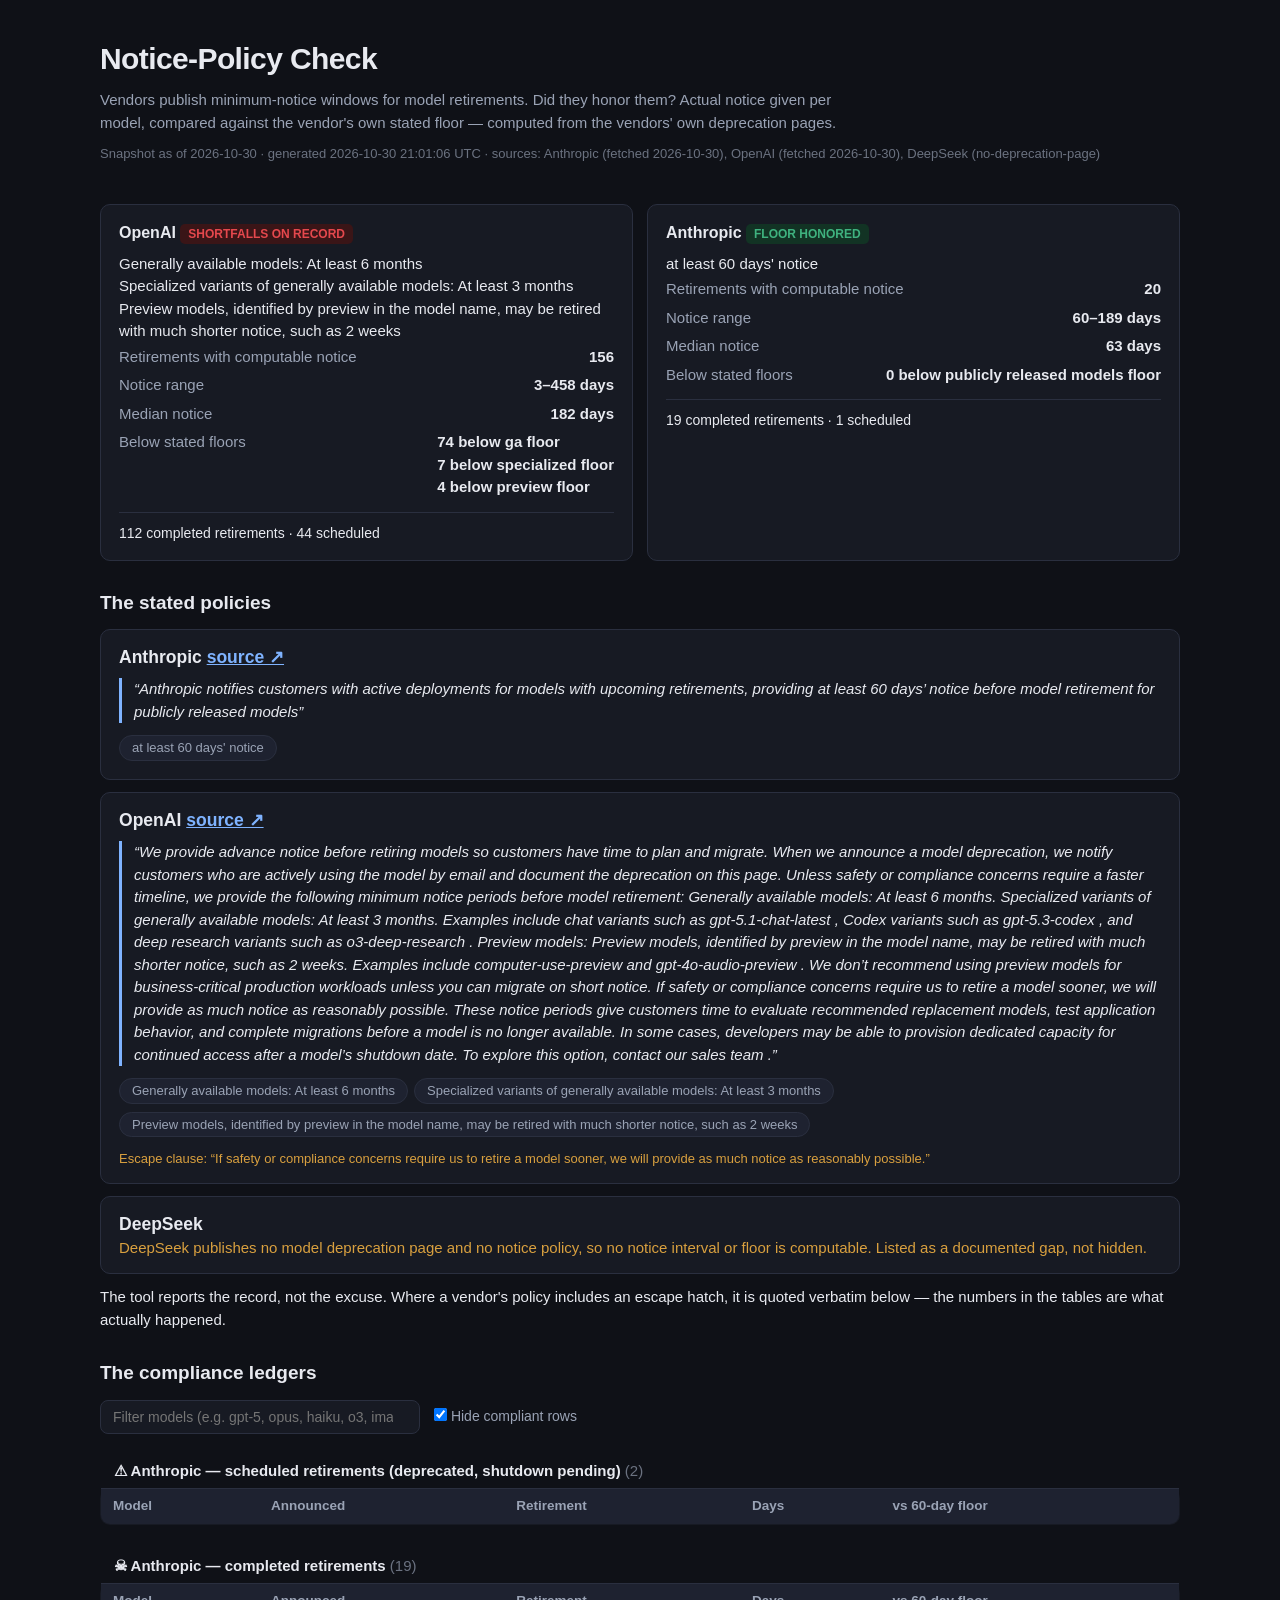
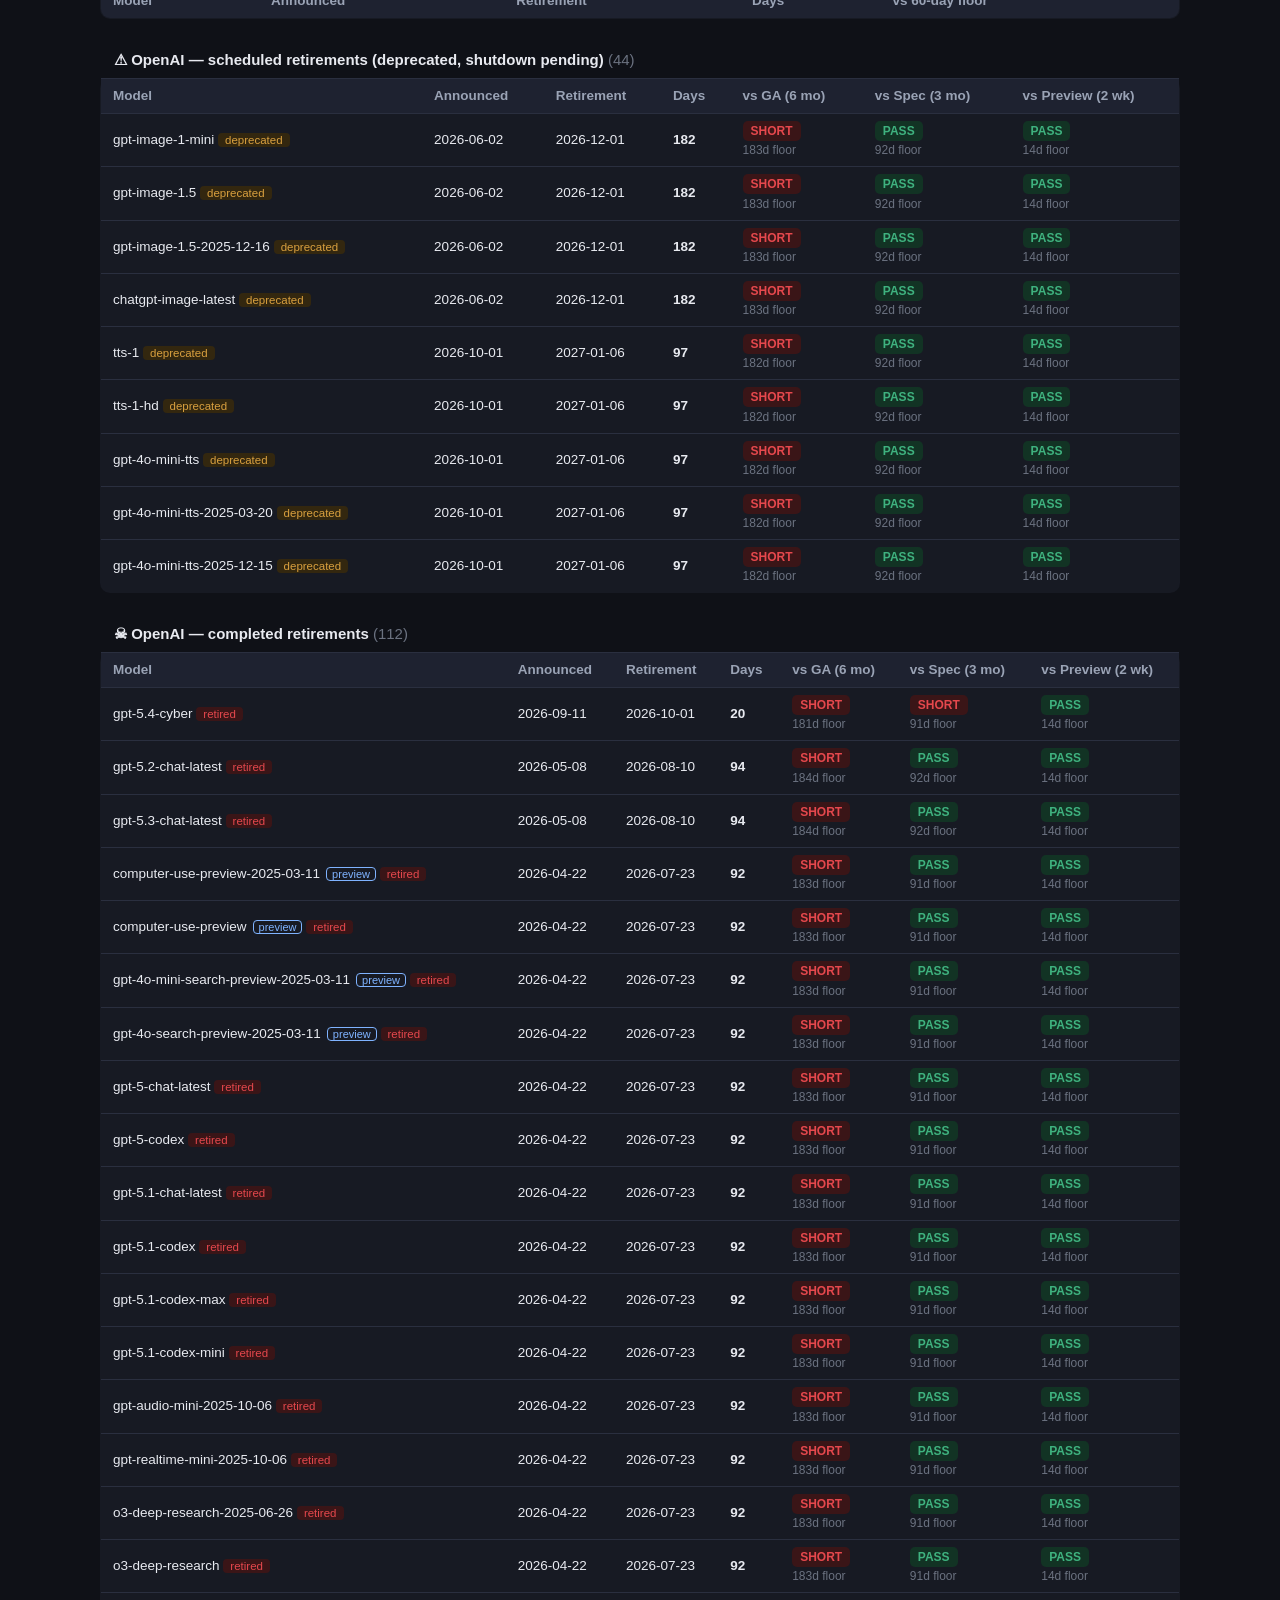
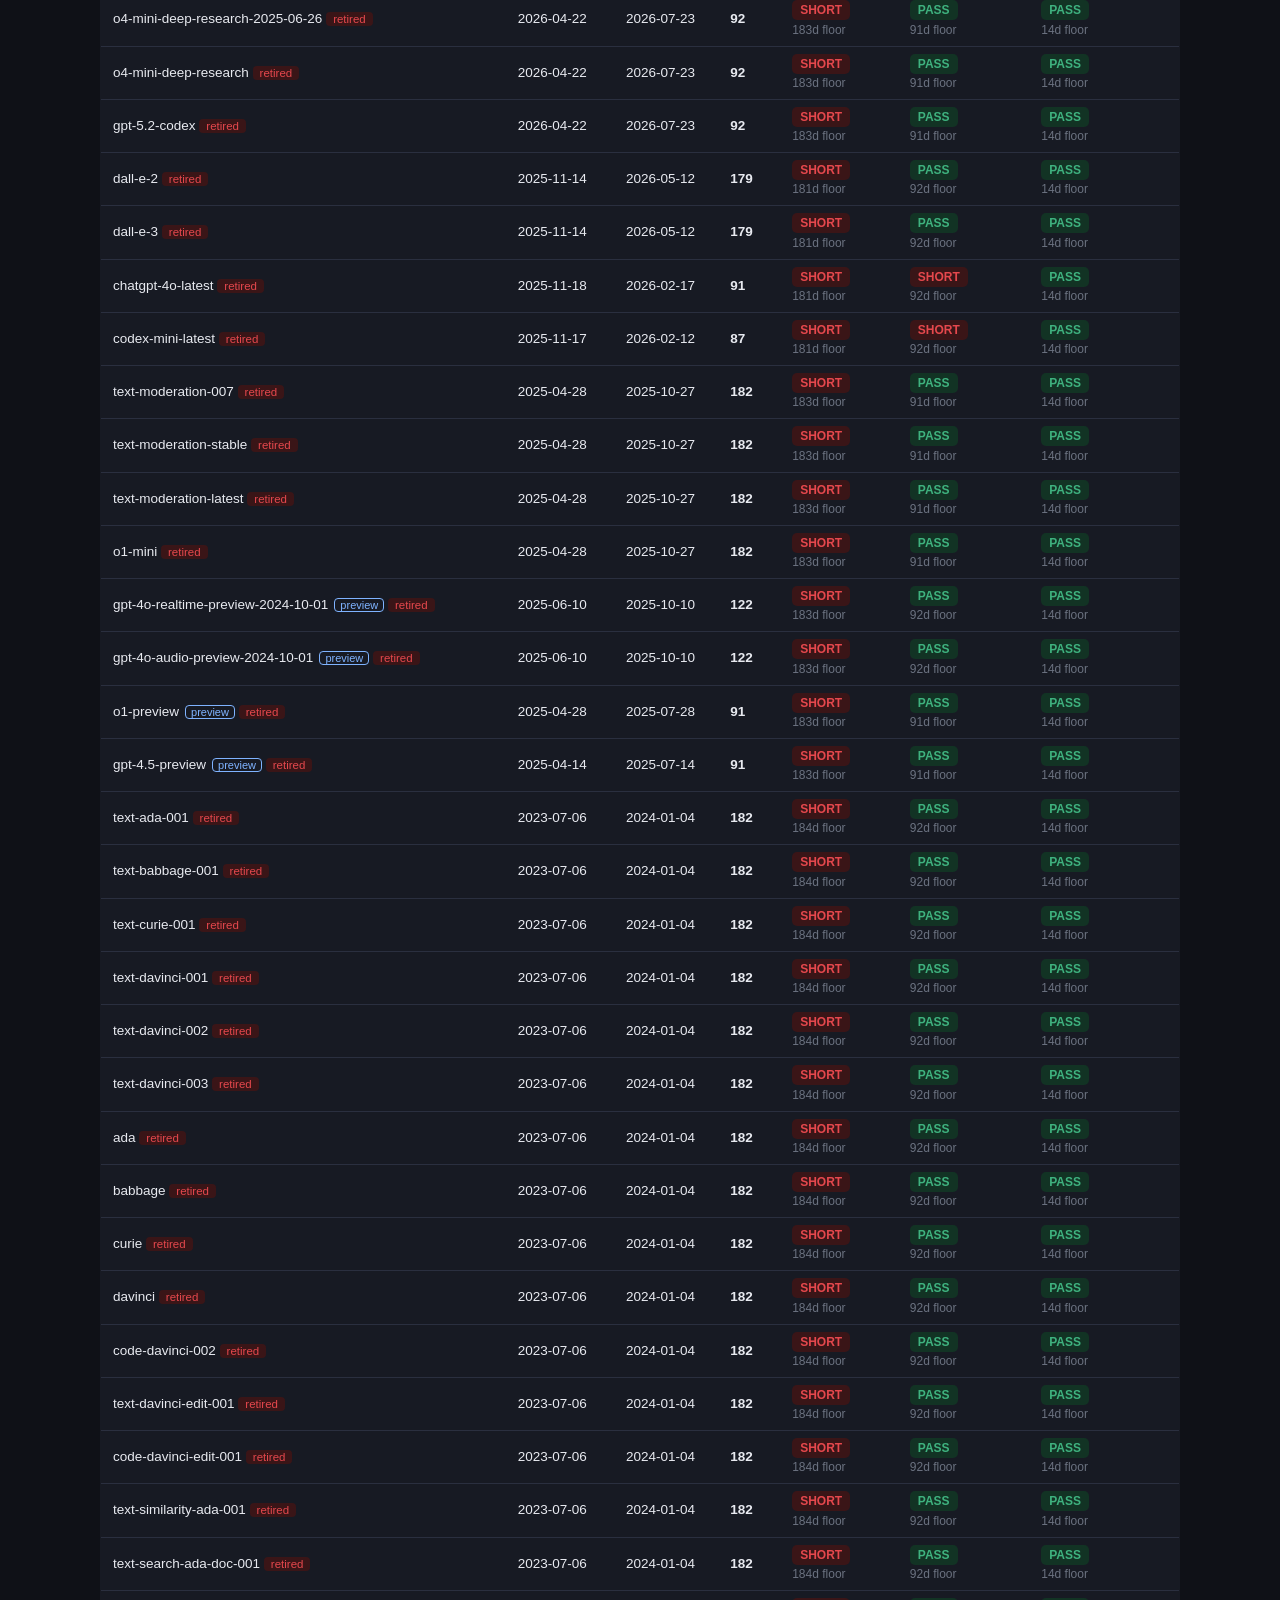
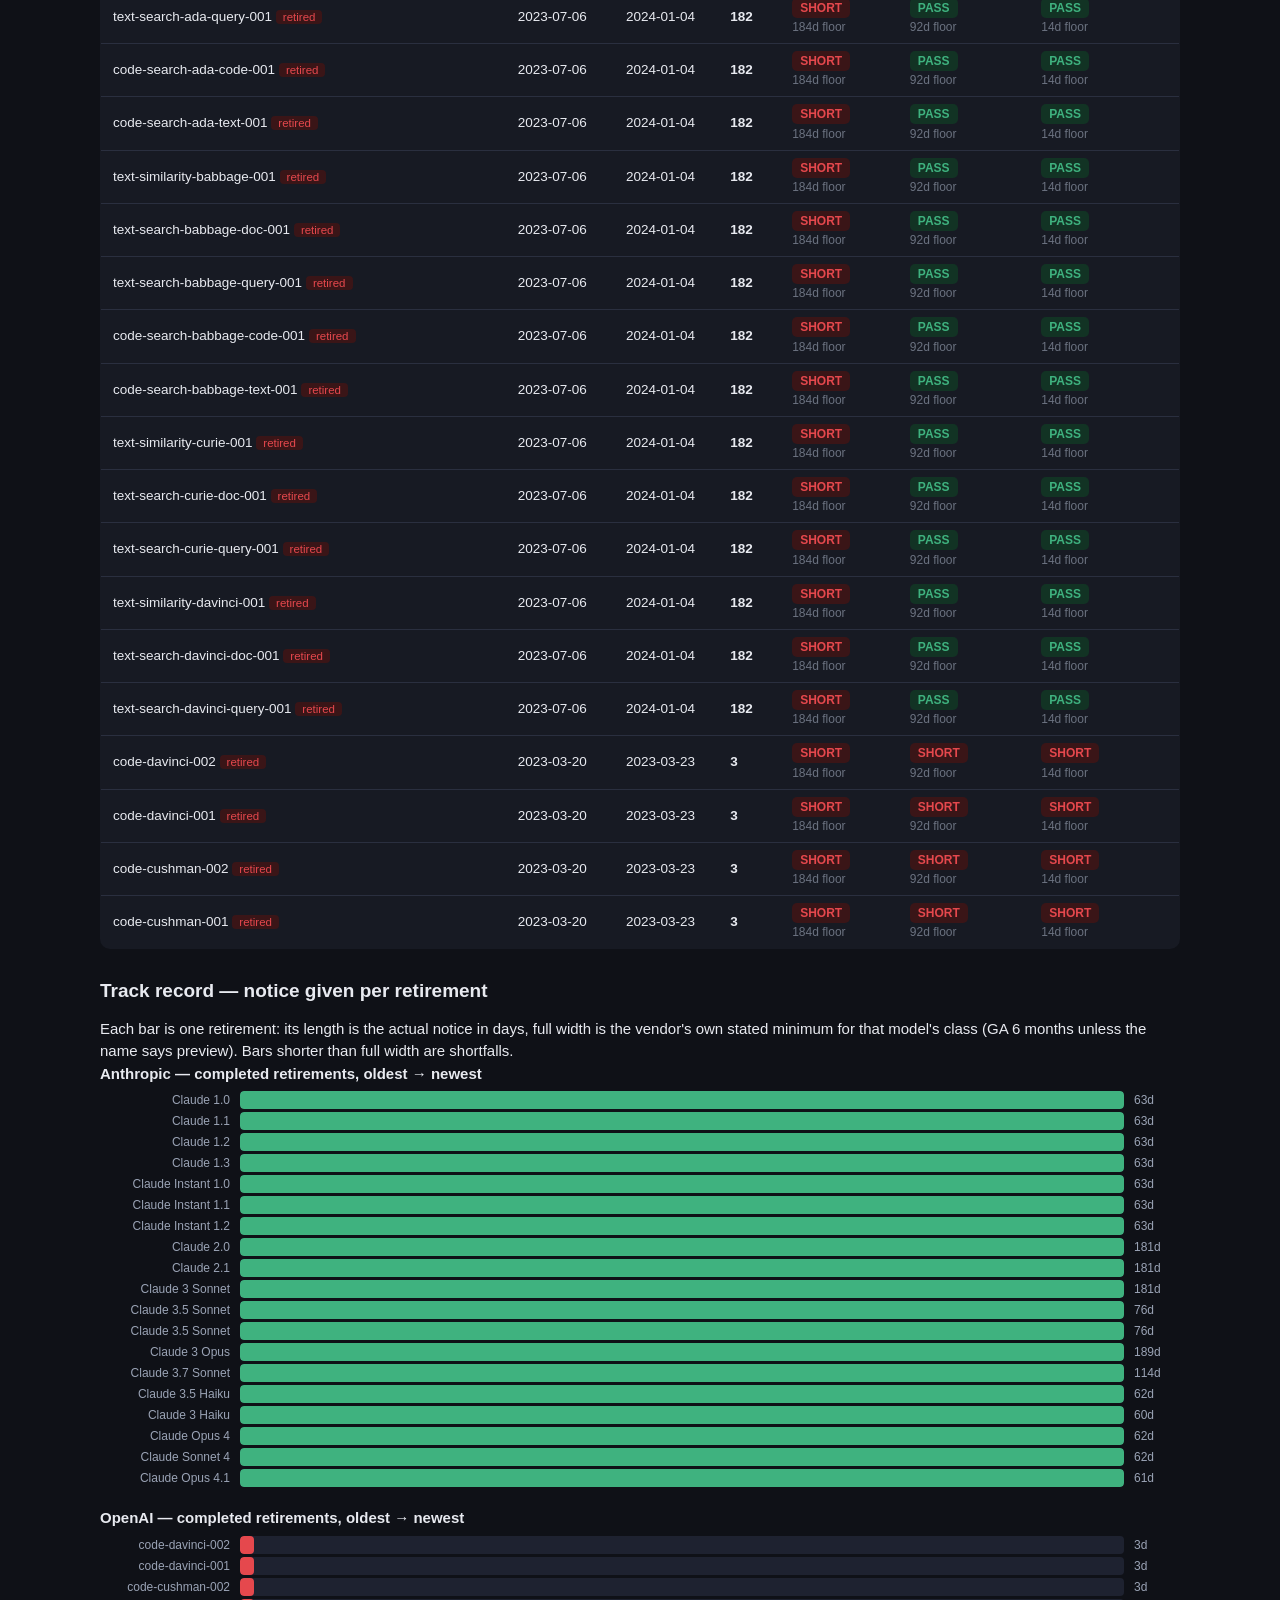
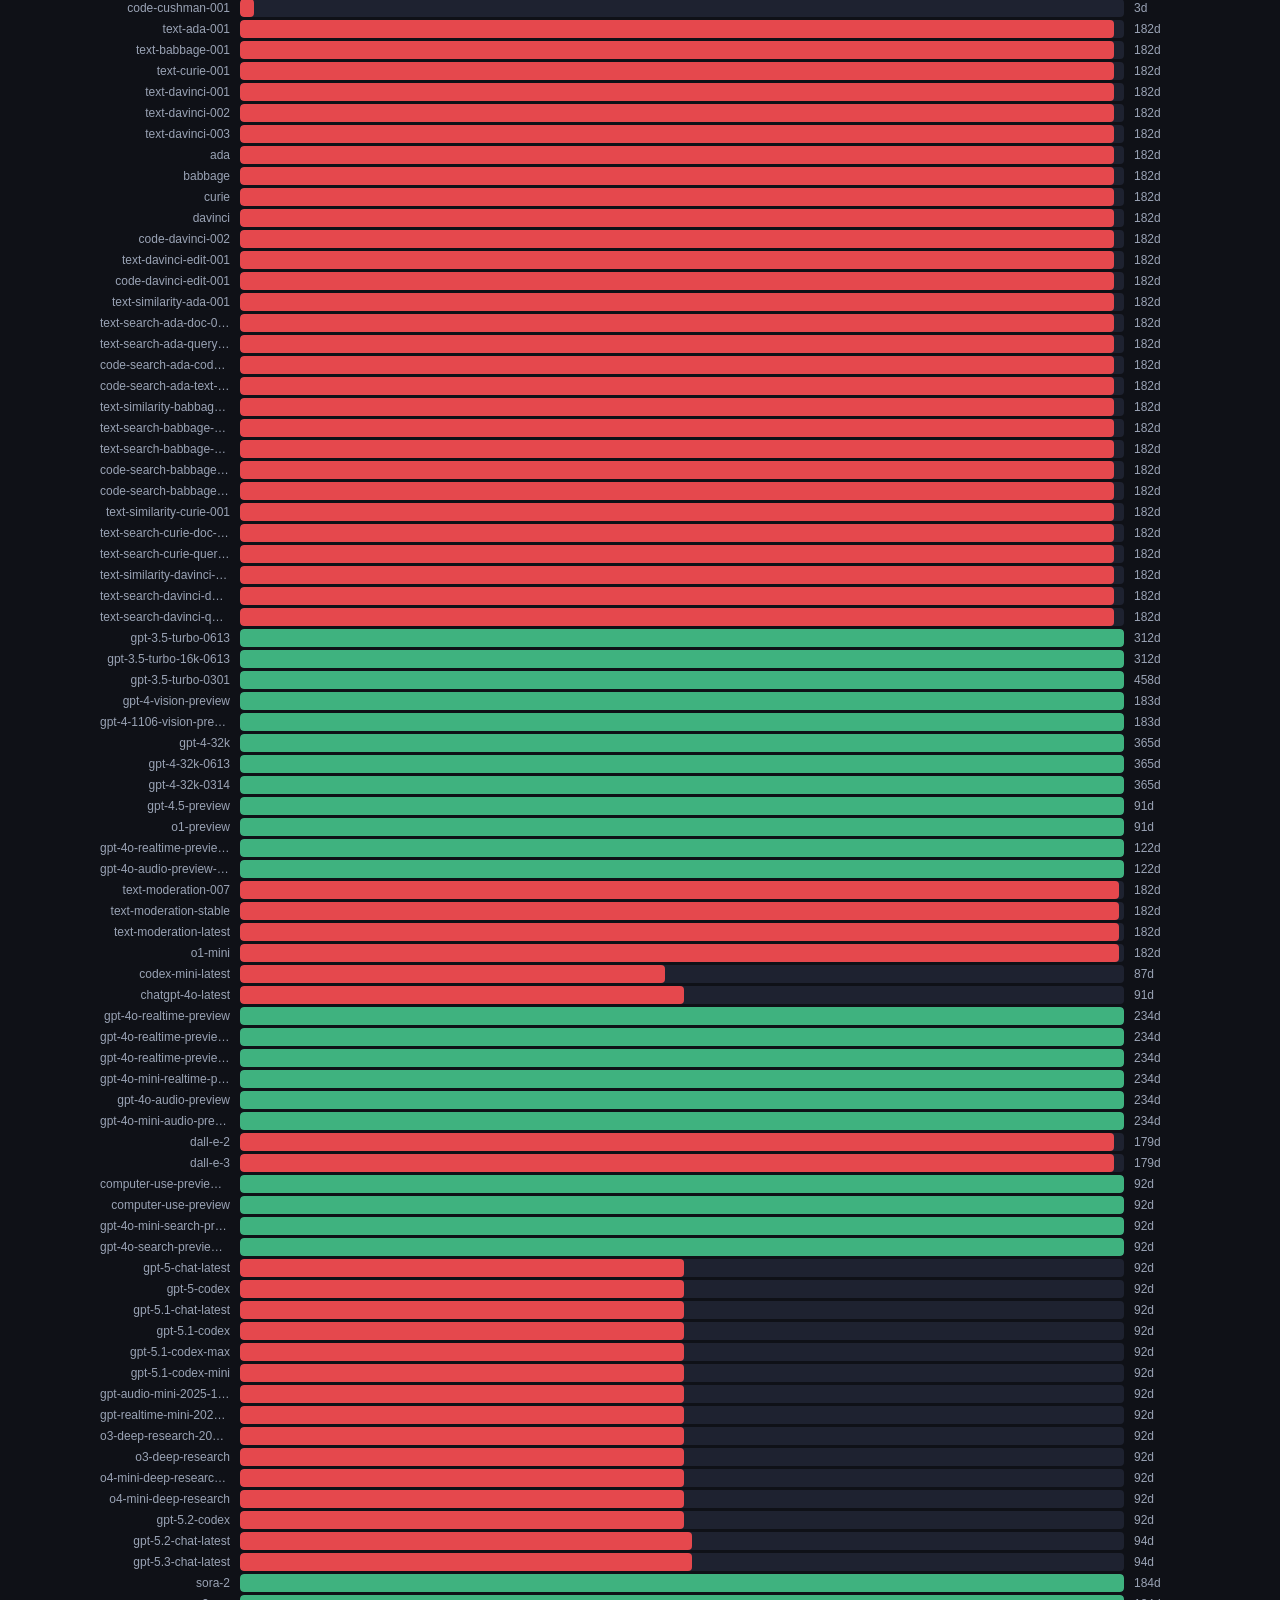
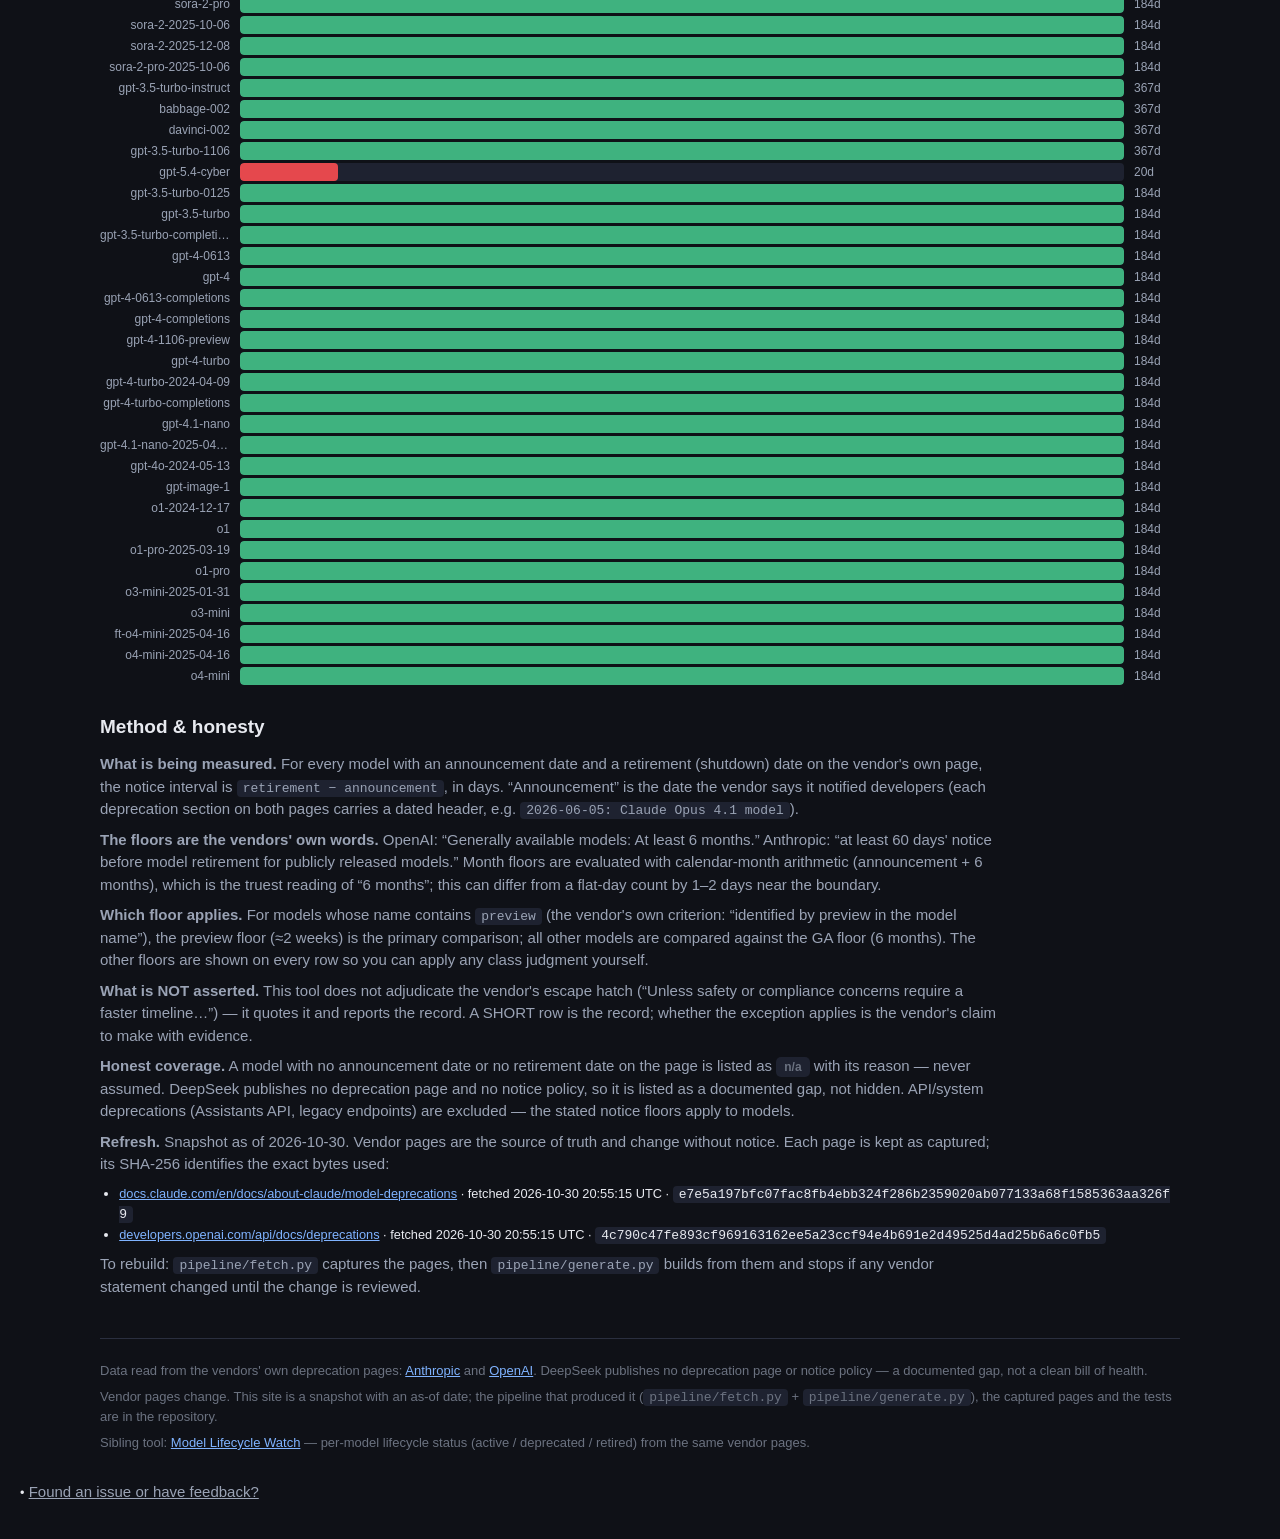
<file: index.html>
<!DOCTYPE html>
<html lang="en">
<head>
<meta charset="UTF-8">
<meta name="viewport" content="width=device-width, initial-scale=1.0">
<title>Notice-Policy Check — Did the AI Vendor Honor Its Own Retirement Notice Window?</title>
<meta name="description" content="Model vendors publish minimum-notice policies for retirements — OpenAI says 6 months for generally available models, Anthropic says 60 days. This tool computes the actual notice each model got and flags every shortfall, straight from the vendors' own deprecation pages.">
<link rel="stylesheet" href="style.css">
</head>
<body>
<header>
  <h1>Notice-Policy Check</h1>
  <p class="subtitle">Vendors publish minimum-notice windows for model retirements. Did they honor them? Actual notice given per model, compared against the vendor's own stated floor — computed from the vendors' own deprecation pages.</p>
  <div id="asof"></div>
</header>

<main>
  <section id="summary" class="summary"></section>

  <section class="policy-block">
    <h2>The stated policies</h2>
    <div id="policies"></div>
    <p class="note">The tool reports the record, not the excuse. Where a vendor's policy includes an escape hatch, it is quoted verbatim below — the numbers in the tables are what actually happened.</p>
  </section>

  <section class="tables-block">
    <h2>The compliance ledgers</h2>
    <div class="controls">
      <input type="search" id="search" placeholder="Filter models (e.g. gpt-5, opus, haiku, o3, image)…" autocomplete="off">
      <label class="chk"><input type="checkbox" id="hidePass" checked> Hide compliant rows</label>
    </div>
    <div id="tables"></div>
  </section>

  <section class="track-block">
    <h2>Track record — notice given per retirement</h2>
    <p class="note">Each bar is one retirement: its length is the actual notice in days, full width is the vendor's own stated minimum for that model's class (GA 6 months unless the name says preview). Bars shorter than full width are shortfalls.</p>
    <div id="tracks"></div>
  </section>

  <section class="method-block">
    <h2>Method &amp; honesty</h2>
    <div id="method"></div>
  </section>
</main>

<footer>
  <p>Data read from the vendors' own deprecation pages: <a href="https://docs.claude.com/en/docs/about-claude/model-deprecations" target="_blank" rel="noopener">Anthropic</a> and <a href="https://developers.openai.com/api/docs/deprecations" target="_blank" rel="noopener">OpenAI</a>. DeepSeek publishes no deprecation page or notice policy — a documented gap, not a clean bill of health.</p>
  <p>Vendor pages change. This site is a snapshot with an as-of date; the pipeline that produced it (<code>pipeline/fetch.py</code> + <code>pipeline/generate.py</code>), the captured pages and the tests are in the repository.</p>
  <p>Sibling tool: <a href="https://greattombproductions.github.io/model-lifecycle/" target="_blank" rel="noopener">Model Lifecycle Watch</a> — per-model lifecycle status (active / deprecated / retired) from the same vendor pages.</p>
</footer>

<script src="app.js"></script>
<br><span style="font-size:0.85em">&#8226;</span> <a href="https://github.com/GreatTombProductions/quest-board/issues/new?title=notice-policy%3A%20%5Bbrief%20description%5D&labels=feedback%2Cnotice-policy" target="_blank" rel="noopener" style="color:var(--text2)">Found an issue or have feedback?</a>
</body>
</html>
</file>
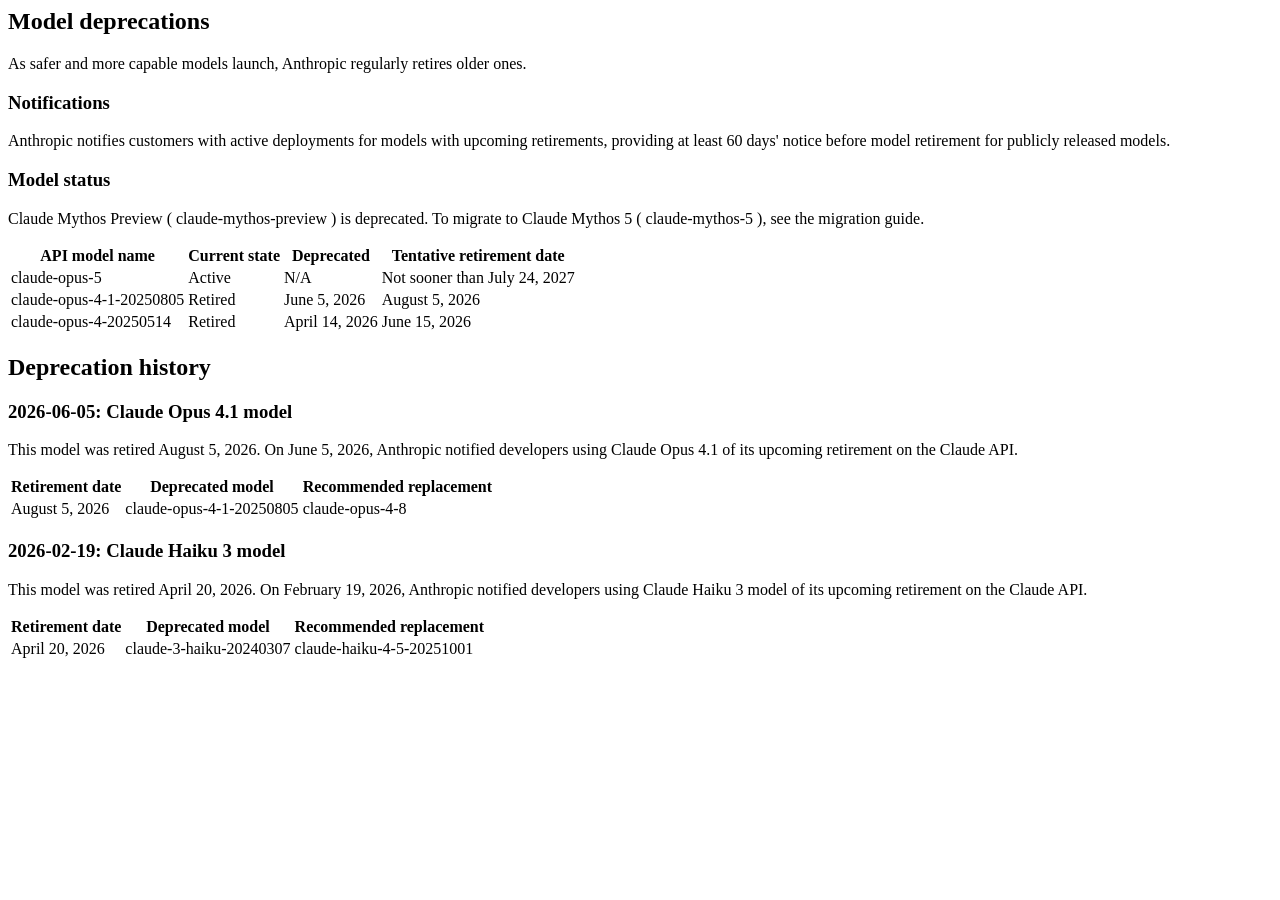
<file: tests/fixtures/anthropic-fixture.html>
<!-- Hand-crafted fixture replicating the Anthropic model-deprecations page structure
     (lifecycle table + deprecation history sections + notifications prose). -->
<html><body>
<h2>Model deprecations</h2>
<p>As safer and more capable models launch, Anthropic regularly retires older ones.</p>
<h3>Notifications</h3>
<p>Anthropic notifies customers with active deployments for models with upcoming retirements, providing at least 60 days' notice before model retirement for publicly released models.</p>
<h3>Model status</h3>
<p>Claude Mythos Preview ( claude-mythos-preview ) is deprecated. To migrate to Claude Mythos 5 ( claude-mythos-5 ), see the migration guide.</p>
<table>
<tr><th>API model name</th><th>Current state</th><th>Deprecated</th><th>Tentative retirement date</th></tr>
<tr><td>claude-opus-5</td><td>Active</td><td>N/A</td><td>Not sooner than July 24, 2027</td></tr>
<tr><td>claude-opus-4-1-20250805</td><td>Retired</td><td>June 5, 2026</td><td>August 5, 2026</td></tr>
<tr><td>claude-opus-4-20250514</td><td>Retired</td><td>April 14, 2026</td><td>June 15, 2026</td></tr>
</table>
<h2>Deprecation history</h2>
<h3><div class="group relative pt-6 pb-2" id="2026-06-05-claude-opus-4-1-model"><span>2026-06-05: Claude Opus 4.1 model</span></div></h3>
<p>This model was retired August 5, 2026. On June 5, 2026, Anthropic notified developers using Claude Opus 4.1 of its upcoming retirement on the Claude API.</p>
<table><tr><th>Retirement date</th><th>Deprecated model</th><th>Recommended replacement</th></tr>
<tr><td>August 5, 2026</td><td>claude-opus-4-1-20250805</td><td>claude-opus-4-8</td></tr></table>
<h3><div class="group relative pt-6 pb-2" id="2026-02-19-claude-haiku-3-model"><span>2026-02-19: Claude Haiku 3 model</span></div></h3>
<p>This model was retired April 20, 2026. On February 19, 2026, Anthropic notified developers using Claude Haiku 3 model of its upcoming retirement on the Claude API.</p>
<table><tr><th>Retirement date</th><th>Deprecated model</th><th>Recommended replacement</th></tr>
<tr><td>April 20, 2026</td><td>claude-3-haiku-20240307</td><td>claude-haiku-4-5-20251001</td></tr></table>
</body></html>
</file>
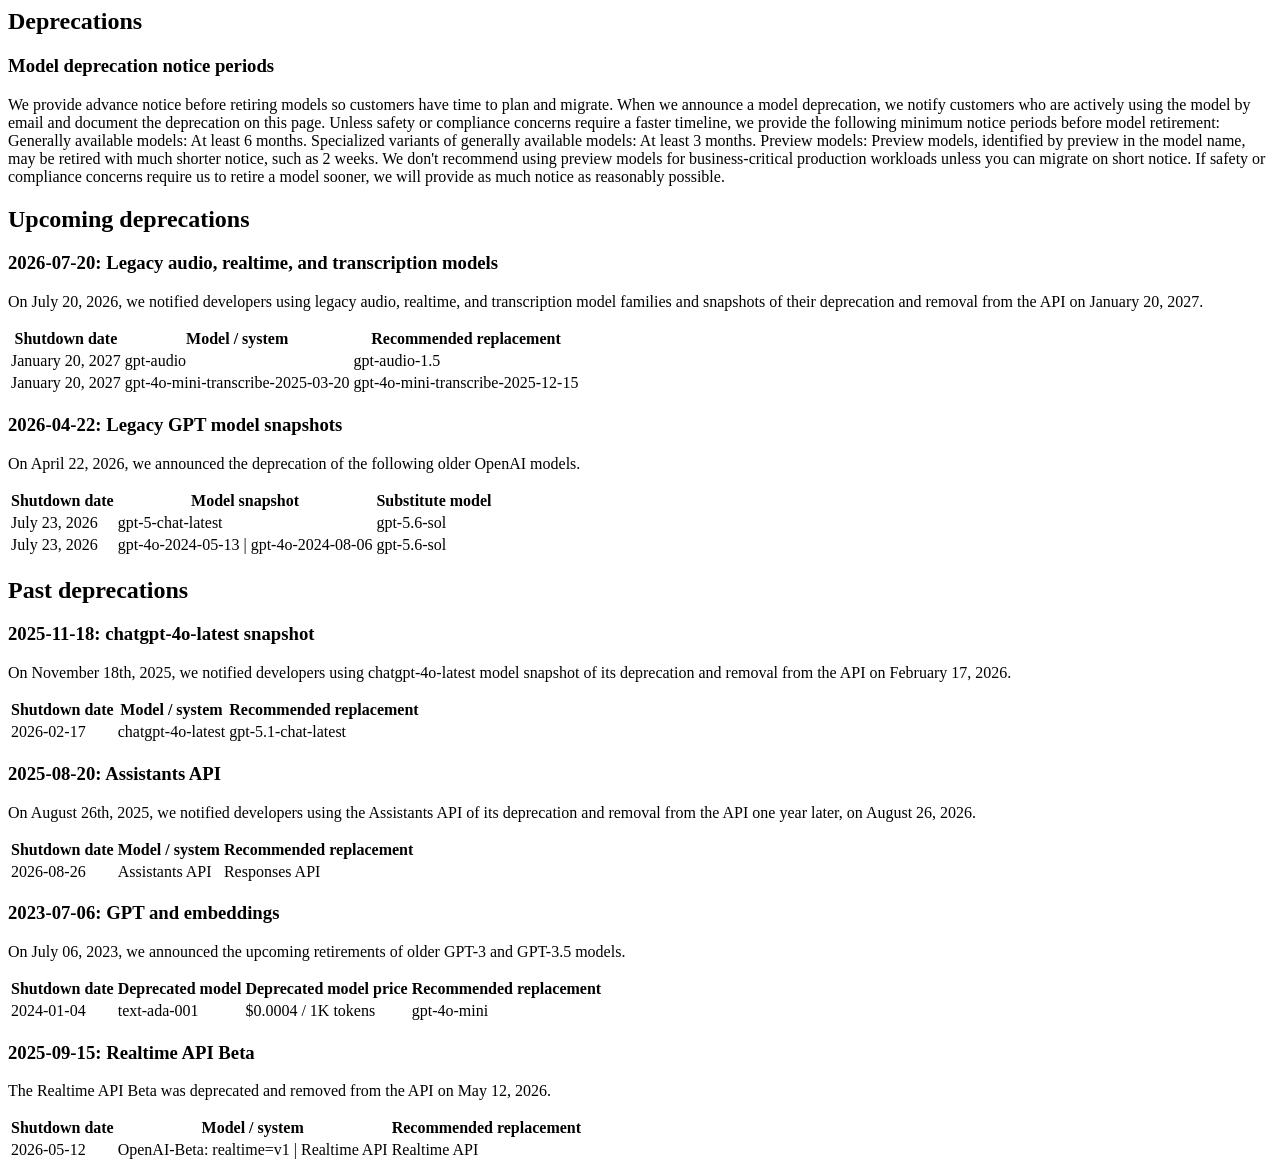
<file: tests/fixtures/openai-fixture.html>
<!-- Hand-crafted fixture replicating the OpenAI deprecations page structure:
     notice-period prose, upcoming sections with US-form dates, past sections
     with ISO-form dates, a Substitute-model table, and system rows. -->
<html><body>
<h2>Deprecations</h2>
<h3>Model deprecation notice periods</h3>
<p>We provide advance notice before retiring models so customers have time to plan and migrate. When we announce a model deprecation, we notify customers who are actively using the model by email and document the deprecation on this page. Unless safety or compliance concerns require a faster timeline, we provide the following minimum notice periods before model retirement: Generally available models: At least 6 months. Specialized variants of generally available models: At least 3 months. Preview models: Preview models, identified by preview in the model name, may be retired with much shorter notice, such as 2 weeks. We don't recommend using preview models for business-critical production workloads unless you can migrate on short notice. If safety or compliance concerns require us to retire a model sooner, we will provide as much notice as reasonably possible.</p>
<h2>Upcoming deprecations</h2>
<h3>2026-07-20: Legacy audio, realtime, and transcription models</h3>
<p>On July 20, 2026, we notified developers using legacy audio, realtime, and transcription model families and snapshots of their deprecation and removal from the API on January 20, 2027.</p>
<table><tr><th>Shutdown date</th><th>Model / system</th><th>Recommended replacement</th></tr>
<tr><td>January 20, 2027</td><td>gpt-audio</td><td>gpt-audio-1.5</td></tr>
<tr><td>January 20, 2027</td><td>gpt-4o-mini-transcribe-2025-03-20</td><td>gpt-4o-mini-transcribe-2025-12-15</td></tr>
</table>
<h3>2026-04-22: Legacy GPT model snapshots</h3>
<p>On April 22, 2026, we announced the deprecation of the following older OpenAI models.</p>
<table><tr><th>Shutdown date</th><th>Model snapshot</th><th>Substitute model</th></tr>
<tr><td>July 23, 2026</td><td>gpt-5-chat-latest</td><td>gpt-5.6-sol</td></tr>
<tr><td>July 23, 2026</td><td>gpt-4o-2024-05-13 | gpt-4o-2024-08-06</td><td>gpt-5.6-sol</td></tr>
</table>
<h2>Past deprecations</h2>
<h3>2025-11-18: chatgpt-4o-latest snapshot</h3>
<p>On November 18th, 2025, we notified developers using chatgpt-4o-latest model snapshot of its deprecation and removal from the API on February 17, 2026.</p>
<table><tr><th>Shutdown date</th><th>Model / system</th><th>Recommended replacement</th></tr>
<tr><td>2026-02-17</td><td>chatgpt-4o-latest</td><td>gpt-5.1-chat-latest</td></tr>
</table>
<h3>2025-08-20: Assistants API</h3>
<p>On August 26th, 2025, we notified developers using the Assistants API of its deprecation and removal from the API one year later, on August 26, 2026.</p>
<table><tr><th>Shutdown date</th><th>Model / system</th><th>Recommended replacement</th></tr>
<tr><td>2026-08-26</td><td>Assistants API</td><td>Responses API</td></tr>
</table>
<h3>2023-07-06: GPT and embeddings</h3>
<p>On July 06, 2023, we announced the upcoming retirements of older GPT-3 and GPT-3.5 models.</p>
<table><tr><th>Shutdown date</th><th>Deprecated model</th><th>Deprecated model price</th><th>Recommended replacement</th></tr>
<tr><td>2024-01-04</td><td>text-ada-001</td><td>$0.0004 / 1K tokens</td><td>gpt-4o-mini</td></tr>
</table>
<h3>2025-09-15: Realtime API Beta</h3>
<p>The Realtime API Beta was deprecated and removed from the API on May 12, 2026.</p>
<table><tr><th>Shutdown date</th><th>Model / system</th><th>Recommended replacement</th></tr>
<tr><td>2026-05-12</td><td>OpenAI-Beta: realtime=v1 | Realtime API</td><td>Realtime API</td></tr>
</table>
</body></html>
</file>
<file: style.css>
:root {
  --bg: #0f1117;
  --panel: #171a23;
  --panel2: #1e2230;
  --border: #2a2f3f;
  --text: #e8eaf0;
  --text2: #9aa3b5;
  --accent: #7fb3ff;
  --good: #3fb27f;
  --good-bg: #123324;
  --bad: #e5484d;
  --bad-bg: #3a1517;
  --warn: #d9a03f;
  --warn-bg: #33270f;
  --muted: #6b7280;
}
* { box-sizing: border-box; margin: 0; padding: 0; }
body {
  background: var(--bg); color: var(--text);
  font: 15px/1.5 -apple-system, "Segoe UI", Roboto, Helvetica, Arial, sans-serif;
  padding: 0 20px 40px;
}
header { max-width: 1080px; margin: 0 auto; padding: 36px 0 12px; }
h1 { font-size: 30px; letter-spacing: -0.02em; }
.subtitle { color: var(--text2); margin-top: 8px; max-width: 780px; }
#asof { color: var(--muted); font-size: 13px; margin-top: 10px; }
main { max-width: 1080px; margin: 0 auto; }
section { margin: 28px 0; }
h2 { font-size: 19px; margin-bottom: 12px; color: var(--text); }

/* summary cards */
.summary { display: grid; grid-template-columns: repeat(auto-fit, minmax(320px, 1fr)); gap: 14px; }
.card { background: var(--panel); border: 1px solid var(--border); border-radius: 10px; padding: 16px 18px; }
.card h3 { font-size: 16px; margin-bottom: 8px; }
.card .stat { display: flex; justify-content: space-between; padding: 3px 0; color: var(--text2); }
.card .stat b { color: var(--text); font-variant-numeric: tabular-nums; }
.card .verdict-line { margin-top: 10px; padding-top: 10px; border-top: 1px solid var(--border); font-size: 14px; }
.big { font-size: 22px; font-weight: 700; }

/* policy block */
.policy-block .vendor-policy { background: var(--panel); border: 1px solid var(--border); border-radius: 10px; padding: 14px 18px; margin-bottom: 12px; }
.vendor-policy .quote { font-style: italic; color: var(--text); border-left: 3px solid var(--accent); padding-left: 12px; margin: 8px 0; }
.vendor-policy .floor { display: inline-block; background: var(--panel2); border: 1px solid var(--border); border-radius: 20px; padding: 2px 12px; margin: 4px 6px 4px 0; font-size: 13px; color: var(--text2); }
.vendor-policy .escape { color: var(--warn); font-size: 13px; margin-top: 8px; }
.gap { color: var(--warn); }

/* tables */
.controls { display: flex; gap: 14px; align-items: center; margin-bottom: 14px; flex-wrap: wrap; }
.controls input[type=search] {
  background: var(--panel); border: 1px solid var(--border); color: var(--text);
  border-radius: 8px; padding: 8px 12px; width: 320px; font-size: 14px;
}
.chk { color: var(--text2); font-size: 14px; }
table { width: 100%; border-collapse: collapse; background: var(--panel); border: 1px solid var(--border); border-radius: 10px; overflow: hidden; margin-bottom: 18px; }
caption { text-align: left; font-weight: 600; padding: 12px 14px 6px; font-size: 15px; }
th, td { padding: 7px 12px; text-align: left; border-bottom: 1px solid var(--border); font-size: 13.5px; }
th { background: var(--panel2); color: var(--text2); font-weight: 600; white-space: nowrap; }
td.num { font-variant-numeric: tabular-nums; }
tr:hover td { background: rgba(255,255,255,0.02); }
.vbadge { display: inline-block; border-radius: 5px; padding: 1px 8px; font-size: 12px; font-weight: 700; }
.vbadge.pass { background: var(--good-bg); color: var(--good); }
.vbadge.short { background: var(--bad-bg); color: var(--bad); }
.vbadge.na { background: var(--panel2); color: var(--muted); }
.floor-sub { color: var(--muted); font-size: 12px; display: block; }
.status-tag { font-size: 11.5px; border-radius: 4px; padding: 1px 7px; }
.status-tag.retired { background: var(--bad-bg); color: var(--bad); }
.status-tag.deprecated { background: var(--warn-bg); color: var(--warn); }
.preview-tag { font-size: 11px; color: var(--accent); border: 1px solid var(--accent); border-radius: 4px; padding: 0 5px; margin-left: 6px; }
.hidden { display: none !important; }

/* track record bars */
.track-vendor { margin-bottom: 20px; }
.track-vendor h3 { font-size: 15px; margin-bottom: 6px; }
.bar-row { display: flex; align-items: center; gap: 10px; margin: 3px 0; }
.bar-label { width: 130px; text-align: right; font-size: 12px; color: var(--text2); white-space: nowrap; overflow: hidden; text-overflow: ellipsis; }
.bar-track { flex: 1; background: var(--panel2); border-radius: 4px; height: 18px; position: relative; overflow: hidden; }
.bar-fill { height: 100%; border-radius: 4px; min-width: 2px; }
.bar-fill.pass { background: var(--good); }
.bar-fill.short { background: var(--bad); }
.bar-days { width: 46px; font-size: 12px; color: var(--text2); font-variant-numeric: tabular-nums; }

/* method */
#method p { color: var(--text2); margin: 8px 0; max-width: 900px; }
#method code { background: var(--panel2); padding: 1px 6px; border-radius: 4px; font-size: 13px; }
a { color: var(--accent); }

footer { max-width: 1080px; margin: 40px auto 0; color: var(--muted); font-size: 13px; border-top: 1px solid var(--border); padding-top: 16px; }
footer p { margin: 6px 0; }
footer code { background: var(--panel2); padding: 1px 6px; border-radius: 4px; }
.captures { font-size: .8rem; padding-left: 1.2rem; }
.captures code { word-break: break-all; }
</file>
